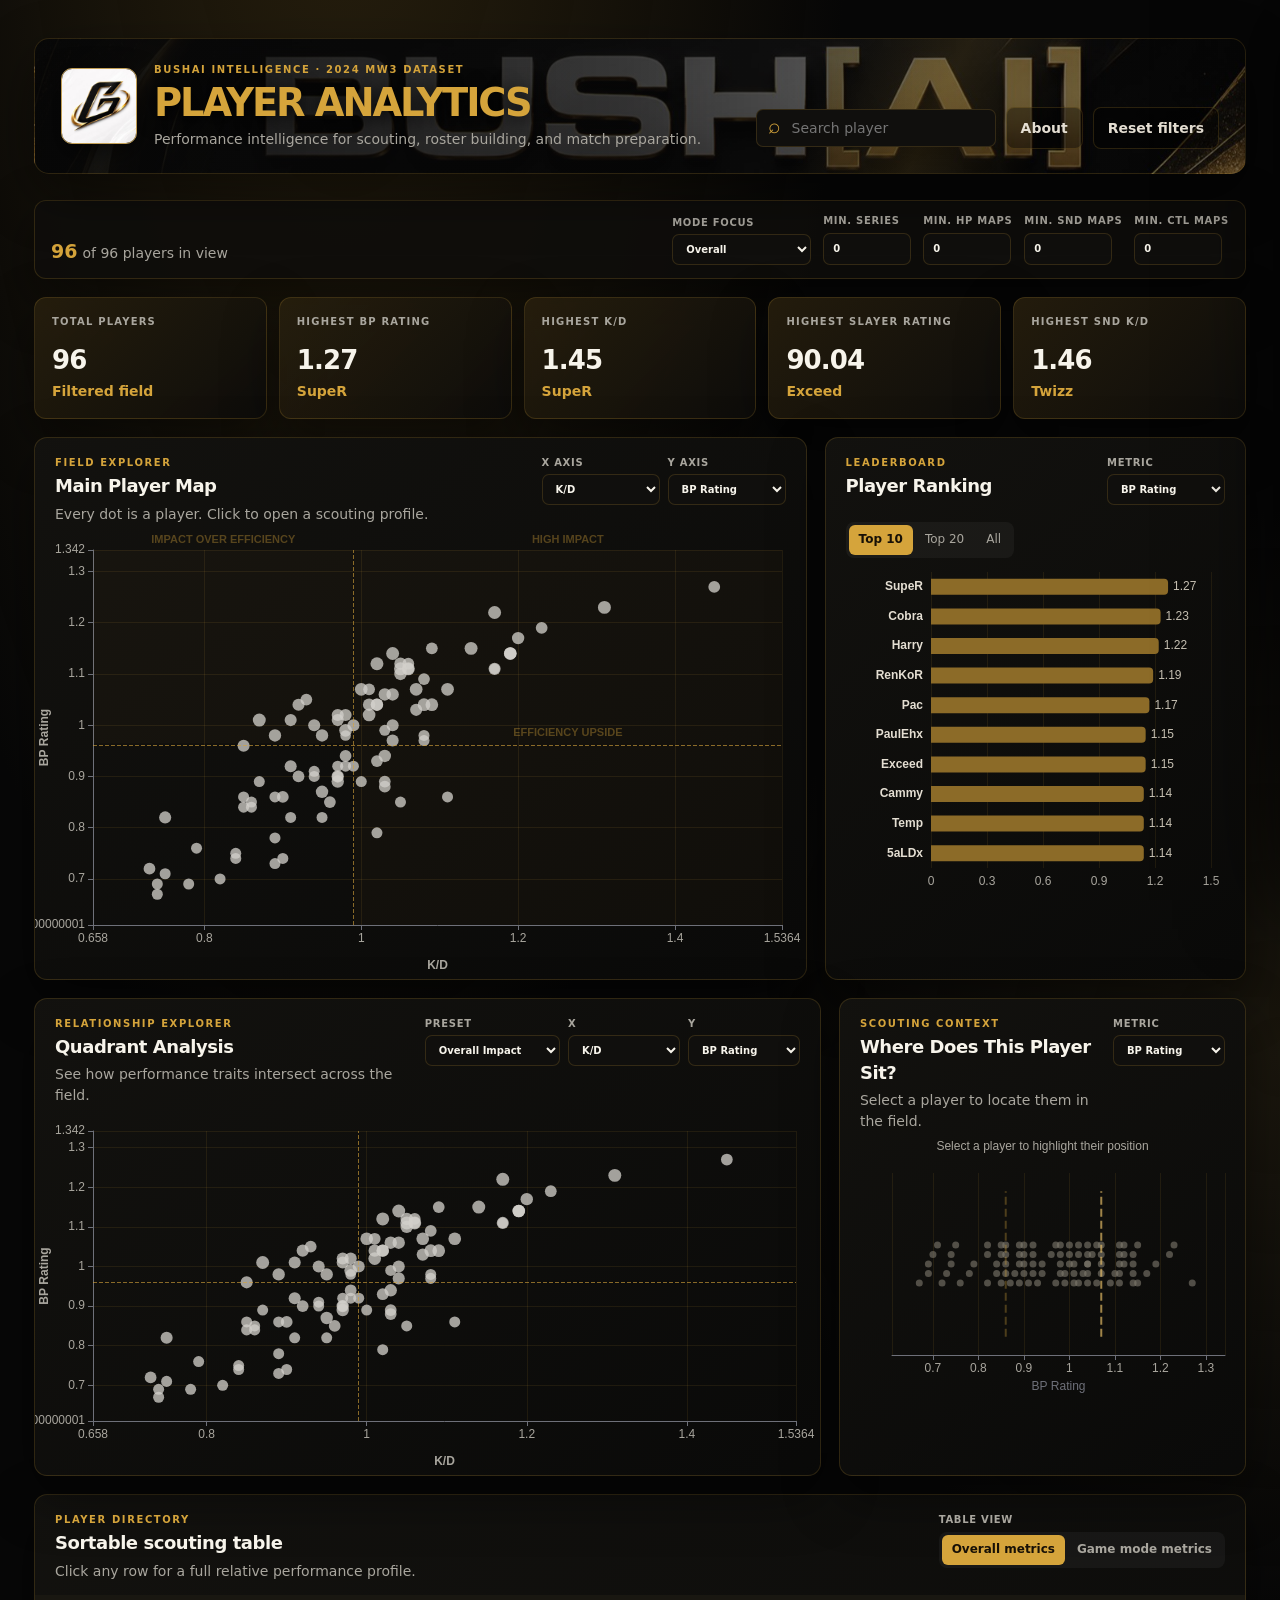
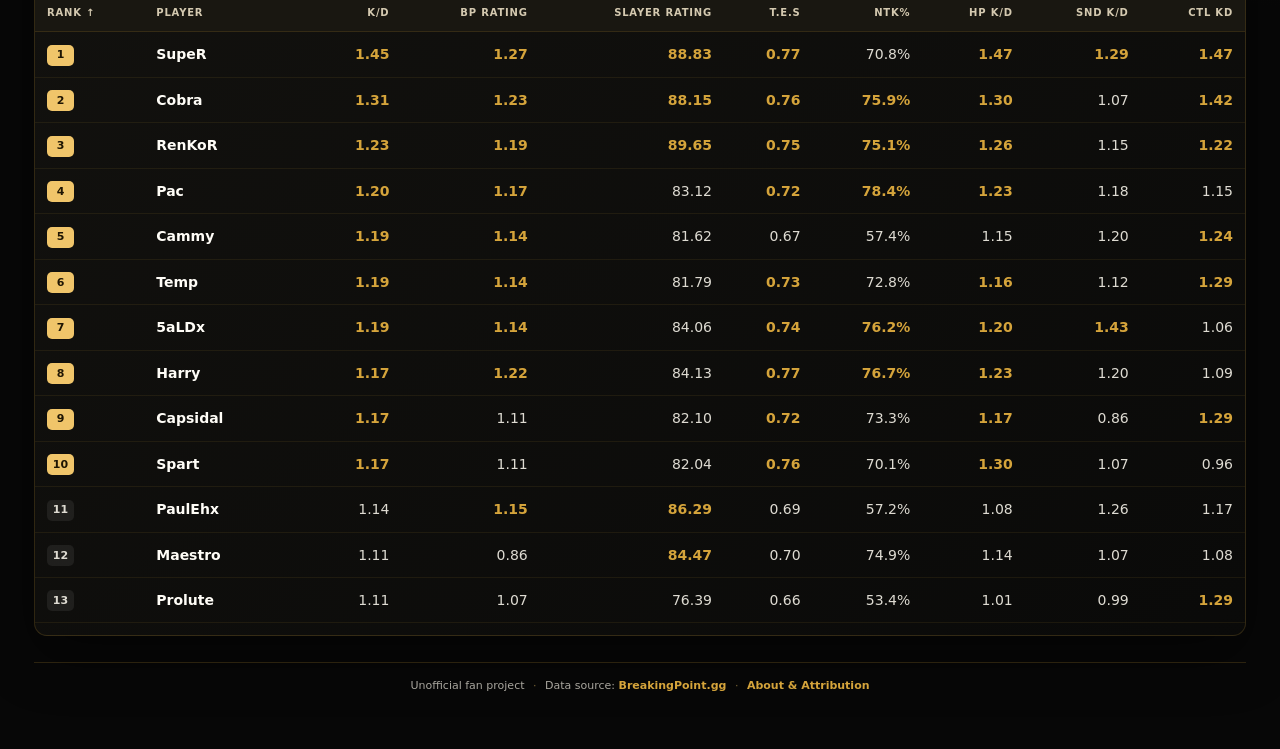
<file: index.html>
<!doctype html>
<html lang="en">
<head>
  <meta charset="utf-8">
  <meta name="viewport" content="width=device-width, initial-scale=1">
  <meta name="description" content="Offline Call of Duty Challengers player performance analytics dashboard">
  <title>Challengers Player Analytics</title>
  <link rel="stylesheet" href="styles.css">
  <link rel="stylesheet" href="styles-extra.css">
</head>
<body>
  <div class="page-glow glow-one"></div><div class="page-glow glow-two"></div>
  <main class="shell">
    <header class="topbar">
      <div class="brand-branding" aria-label="BUSHAI"><img class="brand-crest" src="logo1.jpg" alt="BUSHAI crest"><div class="brand"><span class="eyebrow">BUSHAI INTELLIGENCE · 2024 MW3 DATASET</span><h1><em>PLAYER ANALYTICS</em></h1><p>Performance intelligence for scouting, roster building, and match preparation.</p></div></div>
      <div class="header-actions">
        <label class="search-wrap"><span class="sr-only">Search players</span><span class="search-icon">⌕</span><input id="playerSearch" type="search" placeholder="Search player" autocomplete="off"></label>
        <button id="aboutButton" class="button button-quiet" type="button" aria-haspopup="dialog">About</button>
        <button id="resetFilters" class="button button-quiet" type="button">Reset filters</button>
      </div>
    </header>

    <section class="filterbar" aria-label="Global filters">
      <div class="filter-status"><strong id="visibleCount">96</strong><span>of <span id="totalCount">96</span> players in view</span></div>
      <label>Mode focus<select id="modeFocus"><option value="overall">Overall</option><option value="hp">Hardpoint</option><option value="snd">Search &amp; Destroy</option><option value="ctl">Control</option></select></label>
      <label>Min. series<input id="minSeries" type="number" min="0" step="1" value="0"></label>
      <label>Min. HP maps<input id="minHpMaps" type="number" min="0" step="1" value="0"></label>
      <label>Min. SND maps<input id="minSndMaps" type="number" min="0" step="1" value="0"></label>
      <label>Min. CTL maps<input id="minCtlMaps" type="number" min="0" step="1" value="0"></label>
    </section>

    <section id="kpiGrid" class="kpi-grid" aria-label="Performance summary"></section>

    <section class="section-grid main-grid">
      <article class="panel player-map-panel">
        <div class="panel-heading"><div><span class="eyebrow">FIELD EXPLORER</span><h2>Main Player Map</h2><p>Every dot is a player. Click to open a scouting profile.</p></div><div class="metric-controls"><label>X axis<select id="scatterX"></select></label><label>Y axis<select id="scatterY"></select></label></div></div>
        <div id="playerMap" class="chart chart-large" role="img" aria-label="Interactive player scatter plot"></div>
      </article>
      <article class="panel ranking-panel">
        <div class="panel-heading compact"><div><span class="eyebrow">LEADERBOARD</span><h2>Player Ranking</h2></div><div class="metric-controls"><label>Metric<select id="rankingMetric"></select></label></div></div>
        <div class="segmented" id="rankLimit" aria-label="Ranking limit"><button class="active" data-limit="10" type="button">Top 10</button><button data-limit="20" type="button">Top 20</button><button data-limit="all" type="button">All</button></div>
        <div id="rankingChart" class="chart chart-ranking" role="img" aria-label="Player ranking chart"></div>
      </article>
    </section>

    <section class="section-grid lower-grid">
      <article class="panel quadrant-panel">
        <div class="panel-heading"><div><span class="eyebrow">RELATIONSHIP EXPLORER</span><h2>Quadrant Analysis</h2><p>See how performance traits intersect across the field.</p></div><div class="metric-controls"><label>Preset<select id="quadrantPreset"><option value="overall">Overall Impact</option><option value="objective">Slaying vs Objective</option><option value="snd">SND Impact</option><option value="ctl">Control Impact</option><option value="custom">Custom</option></select></label><label>X<select id="quadrantX"></select></label><label>Y<select id="quadrantY"></select></label></div></div>
        <div id="quadrantChart" class="chart chart-quadrant" role="img" aria-label="Interactive quadrant analysis plot"></div>
      </article>
      <article class="panel distribution-panel">
        <div class="panel-heading compact"><div><span class="eyebrow">SCOUTING CONTEXT</span><h2>Where Does This Player Sit?</h2><p id="distributionHint">Select a player to locate them in the field.</p></div><label>Metric<select id="distributionMetric"></select></label></div>
        <div id="distributionChart" class="chart chart-distribution" role="img" aria-label="Player metric distribution"></div>
      </article>
    </section>

    <section class="panel table-panel">
      <div class="panel-heading"><div><span class="eyebrow">PLAYER DIRECTORY</span><h2>Sortable scouting table</h2><p>Click any row for a full relative performance profile.</p></div><div class="table-view-control"><span>Table view</span><div id="tableMode" class="segmented table-segmented" role="group" aria-label="Table metrics view"><button class="active" data-table-view="overall" type="button">Overall metrics</button><button data-table-view="modes" type="button">Game mode metrics</button></div></div></div>
      <div class="table-wrap"><table id="playerTable"><thead></thead><tbody></tbody></table></div>
    </section>

    <footer class="site-footer">Unofficial fan project <span>·</span> Data source: <a href="https://breakingpoint.gg/" target="_blank" rel="noopener noreferrer">BreakingPoint.gg</a> <span>·</span> <a href="about.html">About &amp; Attribution</a></footer>
  </main>

  <div id="drawerScrim" class="drawer-scrim" hidden></div>
  <aside id="playerDrawer" class="drawer" aria-label="Player profile" aria-hidden="true">
    <div id="drawerContent"></div>
  </aside>
  <div id="aboutScrim" class="about-scrim" hidden></div>
  <section id="aboutModal" class="about-modal" role="dialog" aria-modal="true" aria-labelledby="aboutTitle" aria-hidden="true">
    <button id="aboutClose" class="drawer-close" type="button" aria-label="Close about project">×</button>
    <span class="eyebrow">ABOUT THIS PROJECT</span>
    <h2 id="aboutTitle">BUSHAI Player Analytics</h2>
    <p>This is an independent fan-built analytics tool for exploring competitive Call of Duty player performance.</p>
    <p><strong>Source statistics:</strong> <a href="https://breakingpoint.gg/" target="_blank" rel="noopener noreferrer">BreakingPoint.gg</a><br><strong>Visualizations and derived analytics:</strong> independently calculated by this project.</p>
    <p class="about-disclaimer">This project is not affiliated with or endorsed by Breaking Point Media Inc. Derived analytics are not official Breaking Point metrics.</p>
  </section>

  <script src="lib/echarts.min.js"></script>
  <script src="data.js"></script>
  <script src="app.js"></script>
</body>
</html>
</file>
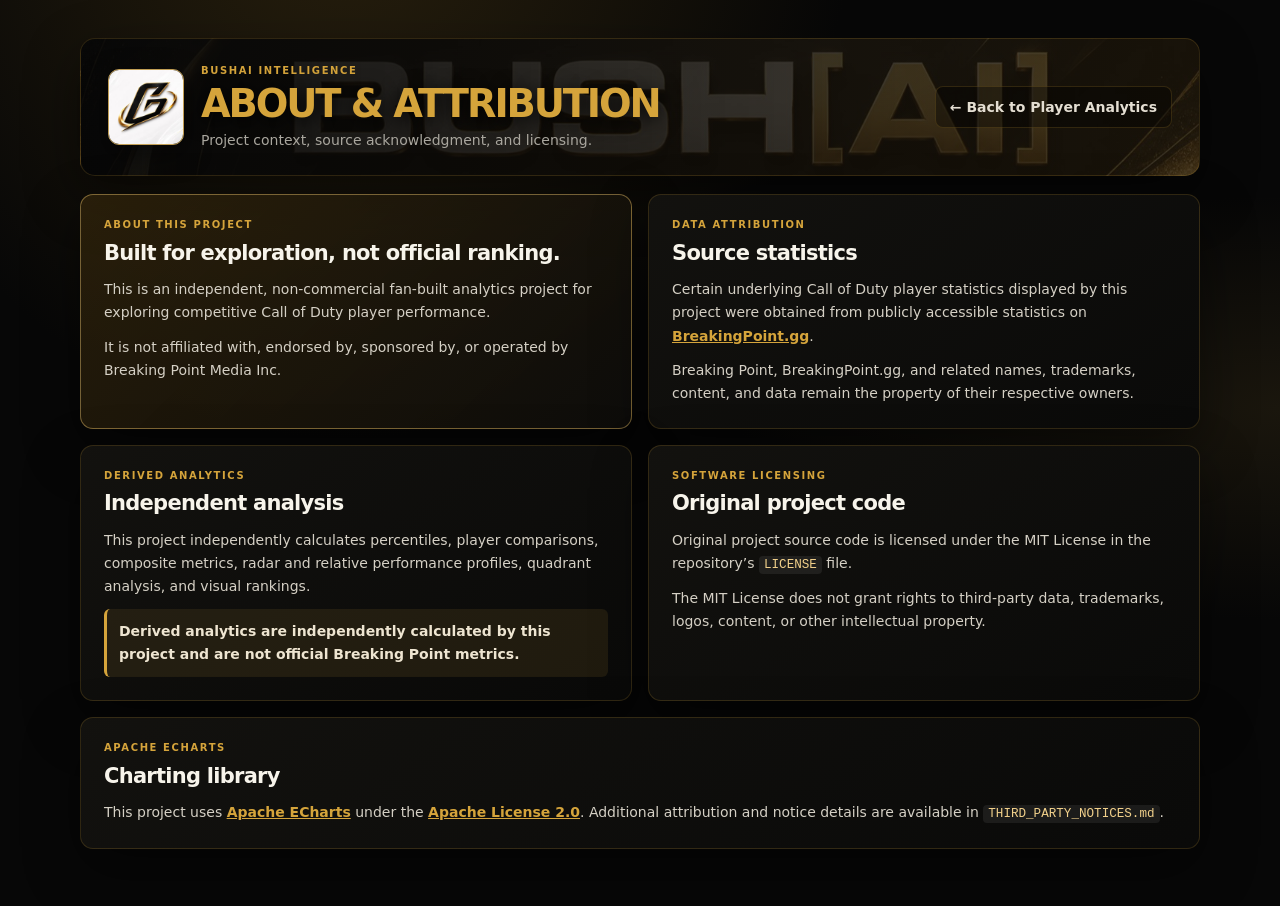
<file: about.html>
<!doctype html>
<html lang="en">
<head>
  <meta charset="utf-8">
  <meta name="viewport" content="width=device-width, initial-scale=1">
  <meta name="description" content="About and attribution for BUSHAI Player Analytics">
  <title>About &amp; Attribution · Player Analytics</title>
  <link rel="stylesheet" href="styles.css">
  <link rel="stylesheet" href="styles-extra.css">
</head>
<body class="about-page">
  <div class="page-glow glow-one"></div><div class="page-glow glow-two"></div>
  <main class="about-shell">
    <header class="about-header">
      <div class="brand-branding"><img class="brand-crest" src="logo1.jpg" alt="BUSHAI crest"><div class="brand"><span class="eyebrow">BUSHAI INTELLIGENCE</span><h1><em>ABOUT &amp; ATTRIBUTION</em></h1><p>Project context, source acknowledgment, and licensing.</p></div></div>
      <a class="button button-quiet about-back" href="index.html">← Back to Player Analytics</a>
    </header>

    <section class="about-grid" aria-label="Project information">
      <article class="about-card about-intro"><span class="eyebrow">ABOUT THIS PROJECT</span><h2>Built for exploration, not official ranking.</h2><p>This is an independent, non-commercial fan-built analytics project for exploring competitive Call of Duty player performance.</p><p>It is not affiliated with, endorsed by, sponsored by, or operated by Breaking Point Media Inc.</p></article>
      <article class="about-card"><span class="eyebrow">DATA ATTRIBUTION</span><h2>Source statistics</h2><p>Certain underlying Call of Duty player statistics displayed by this project were obtained from publicly accessible statistics on <a href="https://breakingpoint.gg/" target="_blank" rel="noopener noreferrer">BreakingPoint.gg</a>.</p><p>Breaking Point, BreakingPoint.gg, and related names, trademarks, content, and data remain the property of their respective owners.</p></article>
      <article class="about-card"><span class="eyebrow">DERIVED ANALYTICS</span><h2>Independent analysis</h2><p>This project independently calculates percentiles, player comparisons, composite metrics, radar and relative performance profiles, quadrant analysis, and visual rankings.</p><p class="about-callout">Derived analytics are independently calculated by this project and are not official Breaking Point metrics.</p></article>
      <article class="about-card"><span class="eyebrow">SOFTWARE LICENSING</span><h2>Original project code</h2><p>Original project source code is licensed under the MIT License in the repository’s <code>LICENSE</code> file.</p><p>The MIT License does not grant rights to third-party data, trademarks, logos, content, or other intellectual property.</p></article>
      <article class="about-card about-wide"><span class="eyebrow">APACHE ECHARTS</span><h2>Charting library</h2><p>This project uses <a href="https://echarts.apache.org/" target="_blank" rel="noopener noreferrer">Apache ECharts</a> under the <a href="https://www.apache.org/licenses/LICENSE-2.0" target="_blank" rel="noopener noreferrer">Apache License 2.0</a>. Additional attribution and notice details are available in <code>THIRD_PARTY_NOTICES.md</code>.</p></article>
    </section>
  </main>
</body>
</html>
</file>
<file: styles.css>
:root{--bg:#070707;--panel:#111110;--panel2:#191814;--line:rgba(213,164,59,.18);--text:#f7f4eb;--muted:#a9a69e;--teal:#d5a43b;--blue:#d5d3cc;--amber:#f0c56a;--pink:#d6b36a;--danger:#ef8b6c;--shadow:0 20px 55px rgba(0,0,0,.44)}
*{box-sizing:border-box}html{background:var(--bg);scroll-behavior:smooth}body{margin:0;min-width:320px;background:radial-gradient(ellipse at 27% -14%,#2a210e 0,transparent 32rem),radial-gradient(ellipse at 100% 45%,#1a160d 0,transparent 34rem),var(--bg);color:var(--text);font:14px/1.45 Inter,ui-sans-serif,system-ui,-apple-system,"Segoe UI",sans-serif}.page-glow{position:fixed;width:32rem;height:32rem;pointer-events:none;filter:blur(80px);opacity:.15;z-index:-1}.glow-one{background:var(--teal);top:18%;right:-15rem}.glow-two{background:#8d691d;bottom:-18rem;left:-14rem}.shell{max-width:1600px;margin:auto;padding:38px 34px 56px}.topbar{position:relative;display:flex;gap:24px;justify-content:space-between;align-items:flex-end;min-height:134px;margin-bottom:26px;padding:24px 26px;border:1px solid var(--line);border-radius:15px;overflow:hidden;background:linear-gradient(90deg,rgba(7,7,7,.96) 0%,rgba(7,7,7,.79) 48%,rgba(7,7,7,.45)),url('logo2.jpeg') center/cover;box-shadow:var(--shadow)}.topbar:after{content:"";position:absolute;inset:0;background:linear-gradient(115deg,transparent 64%,rgba(213,164,59,.12),transparent 83%);pointer-events:none}.brand-branding,.header-actions{position:relative;z-index:1}.brand-branding{display:flex;align-items:center;gap:17px}.brand-crest{width:76px;height:76px;flex:0 0 auto;object-fit:cover;border:1px solid rgba(240,197,106,.8);border-radius:11px;box-shadow:0 9px 26px rgba(0,0,0,.55)}.eyebrow{display:block;color:var(--teal);font-size:10px;font-weight:800;letter-spacing:.16em}.brand h1{font-size:clamp(26px,3vw,42px);letter-spacing:-.055em;line-height:.98;margin:6px 0 8px;text-shadow:0 3px 20px #000}.brand h1 em{font-style:normal;color:var(--teal)}.brand p,.panel-heading p{margin:0;color:var(--muted)}.header-actions{display:flex;align-items:center;gap:10px}.search-wrap{position:relative}.search-wrap input{width:240px;padding-left:35px}.search-icon{color:var(--teal);position:absolute;left:12px;top:7px;font-size:21px;line-height:1}.button,button{border:0;font:inherit;cursor:pointer}.button{border-radius:8px;padding:10px 14px;font-weight:700}.button-quiet{color:#e4ded2;background:rgba(0,0,0,.38);border:1px solid var(--line)}.button-quiet:hover{background:rgba(213,164,59,.15);border-color:rgba(240,197,106,.7)}input,select{font:inherit;color:var(--text);background:#100f0d;border:1px solid var(--line);border-radius:7px;padding:8px 9px;outline:none}select:focus,input:focus{border-color:var(--teal);box-shadow:0 0 0 3px rgba(213,164,59,.13)}select option{background:#11100e}.filterbar{display:flex;flex-wrap:wrap;align-items:end;gap:12px;padding:13px 16px;margin-bottom:18px;border:1px solid var(--line);border-radius:12px;background:rgba(15,14,12,.88);box-shadow:var(--shadow)}.filterbar label,.metric-controls label,.panel-heading>label{display:grid;gap:4px;color:var(--muted);font-size:10px;font-weight:700;letter-spacing:.07em;text-transform:uppercase}.filterbar input{width:88px}.filter-status{margin-right:auto;color:var(--muted);padding-right:10px}.filter-status strong{color:var(--teal);font-size:19px;margin-right:5px}.kpi-grid{display:grid;grid-template-columns:repeat(5,1fr);gap:12px;margin-bottom:18px}.kpi{min-height:114px;padding:17px;border:1px solid var(--line);border-radius:12px;background:linear-gradient(135deg,rgba(41,32,14,.86),rgba(14,13,11,.98));box-shadow:var(--shadow);transition:transform .18s,border-color .18s}.kpi:hover{transform:translateY(-2px);border-color:rgba(240,197,106,.7)}.kpi-label{color:var(--muted);font-size:10px;font-weight:800;letter-spacing:.12em;text-transform:uppercase}.kpi-value{margin:12px 0 1px;font-size:26px;font-weight:800;letter-spacing:-.035em}.kpi-player{color:var(--teal);font-weight:700}.section-grid{display:grid;gap:18px;margin-bottom:18px}.main-grid{grid-template-columns:minmax(0,1.65fr) minmax(360px,.9fr)}.lower-grid{grid-template-columns:minmax(0,1.45fr) minmax(330px,.75fr)}.panel{overflow:hidden;border:1px solid var(--line);border-radius:13px;background:linear-gradient(145deg,rgba(19,18,15,.97),rgba(10,10,9,.98));box-shadow:var(--shadow)}.panel-heading{display:flex;gap:14px;justify-content:space-between;align-items:flex-start;padding:18px 20px 0}.panel-heading h2{margin:3px 0 4px;font-size:18px;letter-spacing:-.025em}.panel-heading.compact{padding-bottom:2px}.metric-controls{display:flex;gap:8px;align-items:end}.metric-controls select,.panel-heading>label select{min-width:112px;max-width:145px}.chart{width:100%}.chart-large{height:455px}.chart-ranking{height:432px}.chart-quadrant{height:370px}.chart-distribution{height:260px}.segmented{display:flex;gap:2px;margin:15px 20px 0;padding:3px;width:max-content;border-radius:8px;background:rgba(255,255,255,.045)}.segmented button{color:var(--muted);background:transparent;border-radius:6px;padding:6px 10px;font-size:12px}.segmented button.active{color:#171006;background:var(--teal);font-weight:800}.table-panel{margin-top:2px}.table-actions{display:flex;gap:8px}.table-wrap{max-height:640px;overflow:auto;margin-top:14px}table{width:100%;min-width:890px;border-collapse:collapse;font-variant-numeric:tabular-nums}th{position:sticky;top:0;z-index:1;text-align:right;color:#d4c9b0;background:#191711;border-bottom:1px solid var(--line);padding:11px 12px;font-size:10px;letter-spacing:.08em;text-transform:uppercase;white-space:nowrap;cursor:pointer}th:first-child,th:nth-child(2){text-align:left}td{padding:11px 12px;border-bottom:1px solid rgba(213,164,59,.09);text-align:right;color:#dedbd2;white-space:nowrap}td:first-child,td:nth-child(2){text-align:left}tbody tr{cursor:pointer;transition:background .14s}tbody tr:hover,tbody tr.selected{background:rgba(213,164,59,.11)}.rank-badge{display:inline-grid;place-items:center;width:27px;height:21px;border-radius:5px;background:rgba(255,255,255,.07);font-size:11px;font-weight:800}.rank-top{color:#1e1503;background:var(--amber)}.player-cell{font-weight:750;color:#fffdf7}.accent{color:var(--teal);font-weight:700}.muted{color:var(--muted)}.drawer-scrim{position:fixed;inset:0;background:rgba(1,1,1,.72);backdrop-filter:blur(3px);z-index:10}.drawer{position:fixed;top:0;right:0;z-index:11;width:min(700px,100vw);height:100dvh;overflow-y:auto;transform:translateX(102%);transition:transform .26s ease;background:#0d0c0a;border-left:1px solid rgba(213,164,59,.38);box-shadow:-25px 0 80px rgba(0,0,0,.62)}.drawer.open{transform:translateX(0)}.drawer-content{padding:25px}.drawer-close{position:absolute;top:17px;right:18px;display:grid;place-items:center;width:34px;height:34px;border-radius:50%;color:var(--muted);background:rgba(255,255,255,.07);font-size:20px}.drawer-close:hover{color:var(--text);background:rgba(213,164,59,.2)}.profile-head{padding:4px 45px 21px 0;border-bottom:1px solid var(--line)}.profile-name{margin:4px 0 7px;font-size:34px;letter-spacing:-.055em}.profile-meta{display:flex;gap:8px;flex-wrap:wrap;color:var(--muted)}.profile-meta strong{color:var(--text)}.badges{display:flex;gap:7px;flex-wrap:wrap;margin-top:14px}.badge{padding:5px 8px;border:1px solid rgba(240,197,106,.43);border-radius:20px;background:rgba(213,164,59,.12);color:#f4d78f;font-size:11px;font-weight:750}.profile-kpis{display:grid;grid-template-columns:repeat(4,1fr);gap:8px;margin:18px 0}.profile-kpi{padding:10px;border:1px solid var(--line);border-radius:8px;background:rgba(255,255,255,.03)}.profile-kpi span{display:block;color:var(--muted);font-size:10px;text-transform:uppercase;letter-spacing:.07em}.profile-kpi strong{display:block;margin-top:4px;font-size:17px}.comparison-select{display:flex;gap:8px;align-items:center;margin:0 0 16px}.comparison-select label{color:var(--muted);font-weight:700}.comparison-select select{flex:1}.comparison-select button{color:var(--muted);background:transparent;text-decoration:underline}.detail-tabs{display:flex;gap:4px;margin:18px 0 10px;border-bottom:1px solid var(--line)}.detail-tabs button{padding:10px 12px;color:var(--muted);background:transparent;border-bottom:2px solid transparent;font-weight:750}.detail-tabs button.active{color:var(--teal);border-color:var(--teal)}.detail-section h3{margin:18px 0 2px;font-size:16px}.detail-note{margin:0;color:var(--muted);font-size:12px}.detail-chart{height:295px}.detail-chart.small{height:250px}.percentile-grid{display:grid;grid-template-columns:repeat(4,1fr);gap:8px;margin-top:16px}.percentile-card{padding:11px;border:1px solid var(--line);border-radius:8px;background:rgba(255,255,255,.025)}.percentile-card span{display:block;color:var(--muted);font-size:10px;text-transform:uppercase;letter-spacing:.06em}.percentile-card strong{display:block;margin:5px 0 3px;font-size:18px}.percentile-card b{color:var(--teal);font-size:11px}.mode-cards{display:grid;grid-template-columns:repeat(3,1fr);gap:9px;margin-top:14px}.mode-stat{padding:12px;border:1px solid var(--line);border-radius:8px;background:rgba(255,255,255,.025)}.mode-stat span{display:block;color:var(--muted);font-size:10px;letter-spacing:.06em;text-transform:uppercase}.mode-stat strong{display:block;margin:5px 0 3px;font-size:19px}.mode-stat small{color:var(--teal);font-weight:700}.sr-only{position:absolute;width:1px;height:1px;overflow:hidden;clip:rect(0,0,0,0);white-space:nowrap}@media(max-width:1100px){.kpi-grid{grid-template-columns:repeat(3,1fr)}.main-grid,.lower-grid{grid-template-columns:1fr}.ranking-panel .chart-ranking{height:400px}}@media(max-width:720px){.shell{padding:22px 14px}.topbar{align-items:stretch;flex-direction:column;min-height:0;padding:18px}.brand-branding{align-items:flex-start}.brand-crest{width:58px;height:58px}.header-actions,.search-wrap,.search-wrap input{width:100%}.header-actions{justify-content:space-between}.filterbar{align-items:stretch}.filter-status{width:100%}.filterbar label{flex:1}.filterbar input,.filterbar select{width:100%}.kpi-grid{grid-template-columns:repeat(2,1fr)}.panel-heading{flex-direction:column}.metric-controls{width:100%;flex-wrap:wrap}.metric-controls label{flex:1}.metric-controls select{width:100%;max-width:none}.chart-large{height:390px}.profile-kpis,.percentile-grid{grid-template-columns:repeat(2,1fr)}.mode-cards{grid-template-columns:repeat(2,1fr)}.drawer-content{padding:18px 14px}}
</file>
<file: styles-extra.css>
/* Explicit, discoverable table metric switcher. */
.table-view-control{display:grid;gap:5px;color:var(--muted);font-size:10px;font-weight:700;letter-spacing:.07em;text-transform:uppercase}
.table-segmented{margin:0}
.scout-summary{margin:18px 0 0;padding:14px 15px;border:1px solid rgba(213,164,59,.27);border-left:3px solid var(--teal);border-radius:8px;background:linear-gradient(90deg,rgba(213,164,59,.11),rgba(255,255,255,.025))}.scout-summary .eyebrow{margin-bottom:5px}.scout-summary p{margin:0;color:#dedbd2;line-height:1.58}
.site-footer{margin:26px auto 0;padding:15px 4px 0;border-top:1px solid var(--line);color:var(--muted);font-size:11px;line-height:1.4;text-align:center}.site-footer span{padding:0 5px;color:#756236}.site-footer a,.about-modal a{color:var(--teal);font-weight:700;text-decoration:none}.site-footer a:hover,.about-modal a:hover{text-decoration:underline}.about-scrim{position:fixed;inset:0;z-index:20;background:rgba(1,1,1,.7);backdrop-filter:blur(3px)}.about-modal{position:fixed;z-index:21;top:50%;left:50%;width:min(500px,calc(100vw - 32px));transform:translate(-50%,-46%);padding:28px;border:1px solid rgba(213,164,59,.42);border-radius:13px;background:linear-gradient(145deg,#18150e,#0d0c0a);box-shadow:0 25px 90px rgba(0,0,0,.65);opacity:0;pointer-events:none;transition:opacity .18s ease,transform .18s ease}.about-modal.open{opacity:1;pointer-events:auto;transform:translate(-50%,-50%)}.about-modal h2{margin:5px 42px 13px 0;font-size:25px;letter-spacing:-.04em}.about-modal p{color:#d5d0c5;line-height:1.62}.about-modal .about-disclaimer{margin-bottom:0;color:var(--muted);font-size:12px}
.about-page{min-height:100vh}.about-shell{width:min(1120px,calc(100% - 40px));margin:0 auto;padding:38px 0 58px}.about-header{display:flex;align-items:center;justify-content:space-between;gap:24px;padding:25px 27px;border:1px solid var(--line);border-radius:15px;background:linear-gradient(90deg,rgba(7,7,7,.96),rgba(29,22,10,.78)),url('logo2.jpeg') center/cover;box-shadow:var(--shadow)}.about-header .brand-branding{position:relative;z-index:1}.about-back{position:relative;z-index:1;white-space:nowrap;text-decoration:none}.about-grid{display:grid;grid-template-columns:repeat(2,minmax(0,1fr));gap:16px;margin-top:18px}.about-card{padding:23px;border:1px solid var(--line);border-radius:13px;background:linear-gradient(145deg,rgba(19,18,15,.97),rgba(10,10,9,.98));box-shadow:var(--shadow)}.about-card h2{margin:5px 0 10px;font-size:21px;letter-spacing:-.035em}.about-card p{margin:0 0 11px;color:#d5d0c5;line-height:1.65}.about-card p:last-child{margin-bottom:0}.about-card a{color:var(--teal);font-weight:700}.about-card code{padding:2px 5px;border-radius:4px;background:rgba(255,255,255,.07);color:#f2d18b;font-family:ui-monospace,SFMono-Regular,Consolas,monospace;font-size:.9em}.about-intro{border-color:rgba(240,197,106,.45);background:linear-gradient(135deg,rgba(62,45,12,.56),rgba(14,13,11,.98))}.about-wide{grid-column:1 / -1}.about-callout{padding:11px 12px;border-left:3px solid var(--teal);border-radius:6px;background:rgba(213,164,59,.1);color:#eee5d1!important;font-weight:650}@media(max-width:720px){.about-shell{width:min(100% - 28px,1120px);padding-top:20px}.about-header{align-items:flex-start;flex-direction:column;padding:19px}.about-grid{grid-template-columns:1fr}.about-wide{grid-column:auto}.about-back{width:100%;text-align:center}}

@media(max-width:720px){.table-view-control{width:100%}.table-segmented{width:100%}.table-segmented button{flex:1}}
</file>
